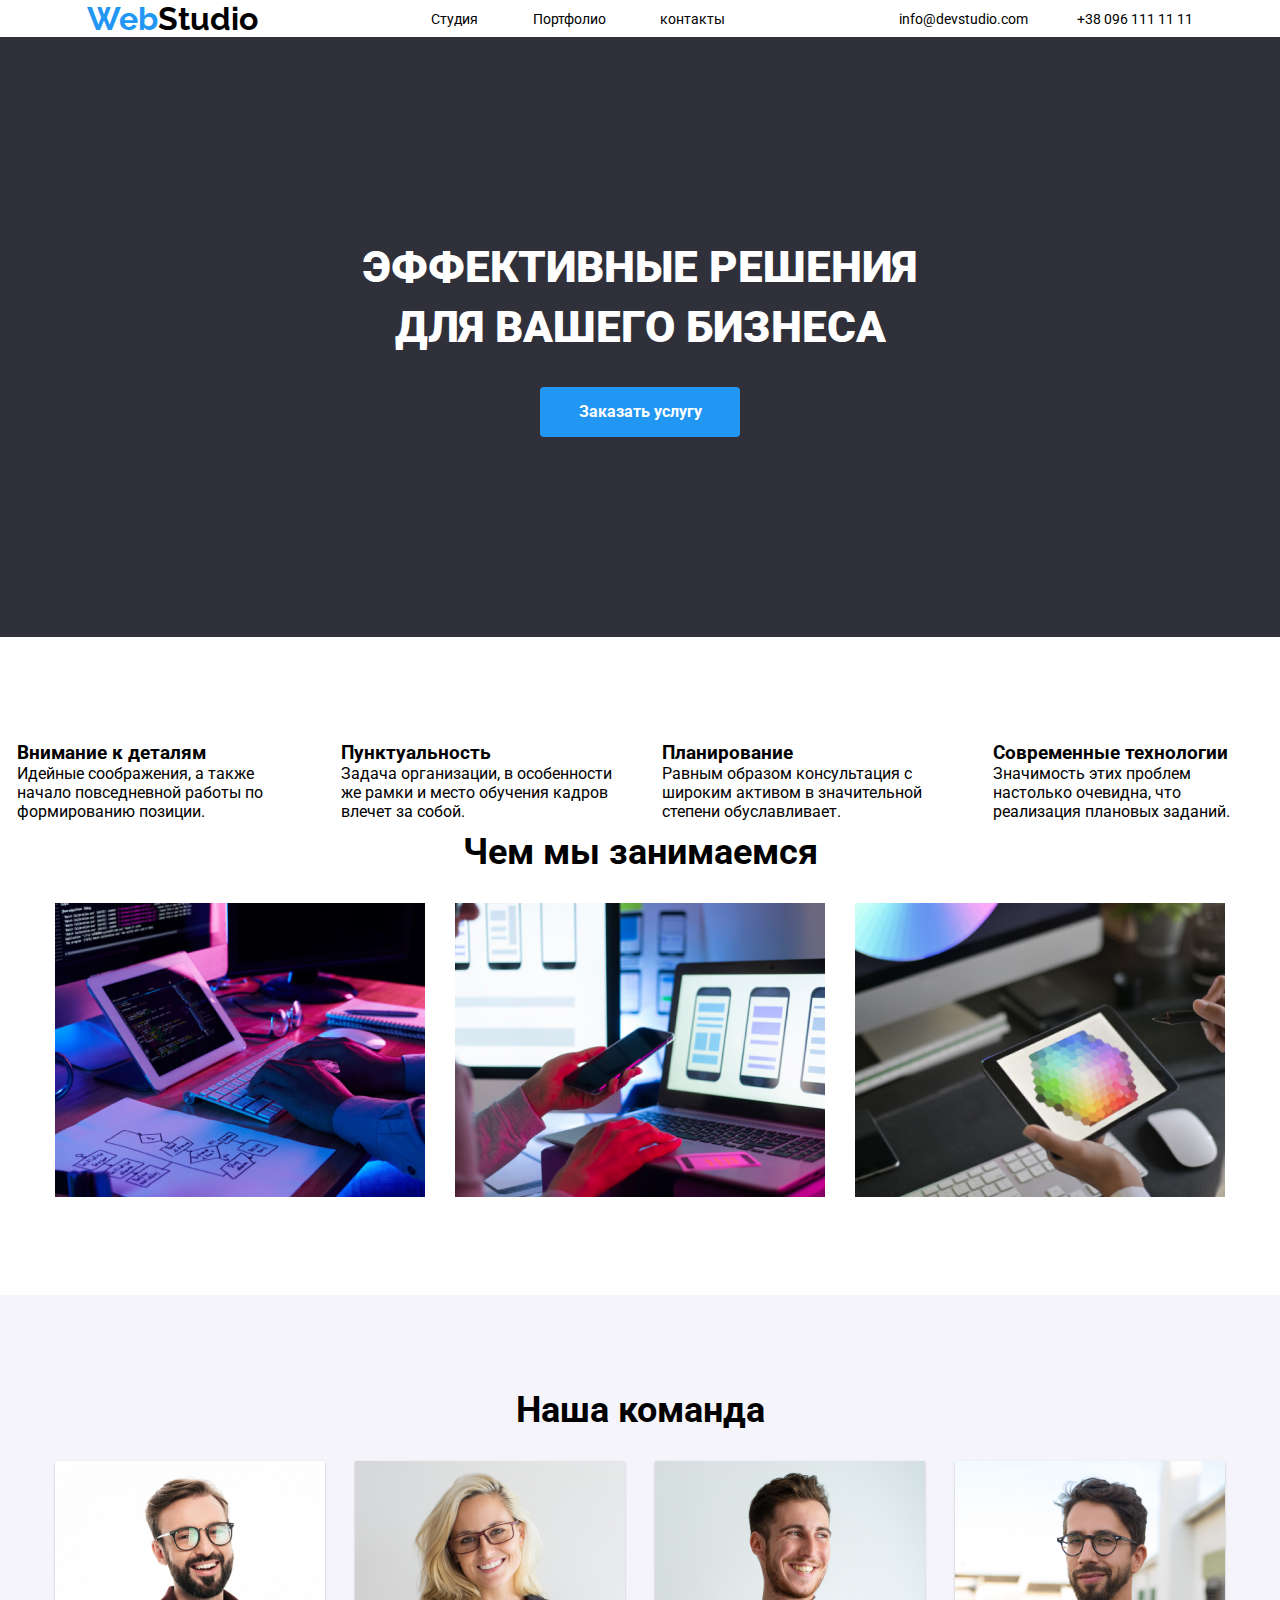
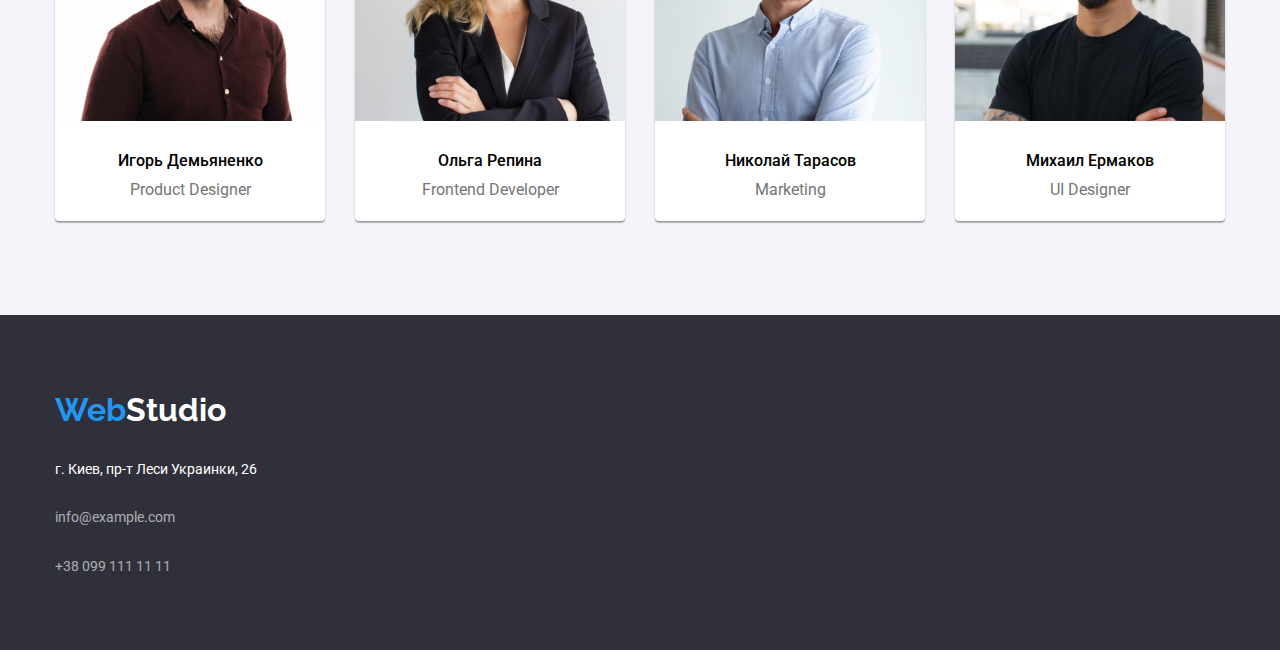
<file: index.html>
<!DOCTYPE html>
<html lang="en">

<head>
    <meta charset="UTF-8">
    <meta name="viewport" content="width=device-width, initial-scale=1.0">
    <title>Document</title>
    <link rel="stylesheet" href="./style.css">
    <link rel="preconnect" href="https://fonts.gstatic.com">
    <link
        href="https://fonts.googleapis.com/css2?family=Raleway:wght@700&family=Roboto:wght@400;500;700;900&display=swap"
        rel="stylesheet">

</head>

<body class="body">
    <header class="site-header">
        <h1 class="logo"><span>Web</span>Studio</h1>
        <nav class="site-nav">
            <ul class="site-list">
                <li class="nav-item"><a href="./index.html" class="nav-item-link">Студия</a></li>
                <li class="nav-item"><a href="./portfolio.html" class="nav-item-link">Портфолио</a></li>
                <li class="nav-item"><a href="#" class="nav-item-link">контакты</a></li>
            </ul>
        </nav>
        <ul class="header-cotacts">
            <li class="contacts-item"><a href="mailto:info@devstudio.com" class="contacts-link">info@devstudio.com</a>
            </li>
            <li class="contacts-item"><a href="tel:+38 096 111 11 11" class="contacts-link">+38 096 111 11 11</a></li>
        </ul>
    </header>
    <main>
        <section class="order">
            <h2 class="order-title">Эффективные решения для вашего бизнеса</h2>
            <button class="order-btn">Заказать услугу</button>
        </section>

        <section class="bonefists">
            <ul class="benefists-list">
                <li class="benefits-item">
                    <h3 class="benefists-item-title">Внимание к деталям</h3>
                    <p class="benefits-item-text">Идейные соображения, а также начало повседневной работы по
                        формированию позиции.</p>
                </li>
                <li class="benefits-item">
                    <h3 class="benefists-item-title">Пунктуальность</h3>
                    <p class="benefits-item-text">Задача организации, в особенности же рамки и место обучения кадров
                        влечет за собой.</p>
                </li>
                <li class="benefits-item">
                    <h3 class="benefists-item-title">Планирование</h3>
                    <p class="benefits-item-text">Равным образом консультация с широким активом в значительной степени
                        обуславливает.</p>
                </li>
                <li class="benefits-item">
                    <h3 class="benefists-item-title">Современные технологии</h3>
                    <p class="benefits-item-text">Значимость этих проблем настолько очевидна, что реализация плановых
                        заданий.</p>
                </li>
            </ul>
        </section>

        <section class="about">
            <h3 class="title">Чем мы занимаемся</h3>
            <ul class="about-list">
                <li><img src="./img/1img.jpg" width="370" height="294" alt="" class="about-img"></li>
                <li><img src="./img/2img.jpg" width="370" height="294" alt="" class="about-img"></li>
                <li><img src="./img/3img.jpg" width="370" height="294" alt="" class="about-img"></li>
            </ul>
        </section>

        <section class="team">
            <h3 class="title">Наша команда</h3>
            <ul class="team-list">
                <li class="team-member">
                    <img src="./img/4img.jpg" alt="" width="270" height="260" class="member-photo">
                    <h4 class="member-name">Игорь Демьяненко</h4>
                    <p class="member-position">Product Designer</p>
                </li>
                <li class="team-member">
                    <img src="./img/5img.jpg" alt="" width="270" height="260" class="member-photo">
                    <h4 class="member-name">Ольга Репина</h4>
                    <p class="member-position">Frontend Developer</p>
                </li>
                <li class="team-member">
                    <img src="./img/6img.jpg" alt="" width="270" height="260" class="member-photo">
                    <h4 class="member-name">Николай Тарасов</h4>
                    <p class="member-position">Marketing</p>
                </li>
                <li class="team-member">
                    <img src="./img/7img.jpg" alt="" width="270" height="260" class="member-photo">
                    <h4 class="member-name">Михаил Ермаков</h4>
                    <p class="member-position">UI Designer</p>
                </li>
            </ul>
        </section>
    </main>
    <footer>
        <div class="footer-contacs">
            <h1 class="logo"><span>Web</span>Studio</h1>
            <p class="adress">г. Киев, пр-т Леси Украинки, 26</p>
            <a href="mailto:">
                <p class="mail">info@example.com</p>
            </a>
            <a href="talto:">
                <p class="phone">+38 099 111 11 11</p>
            </a>

        </div>
    </footer>
</body>

</html>
</file>
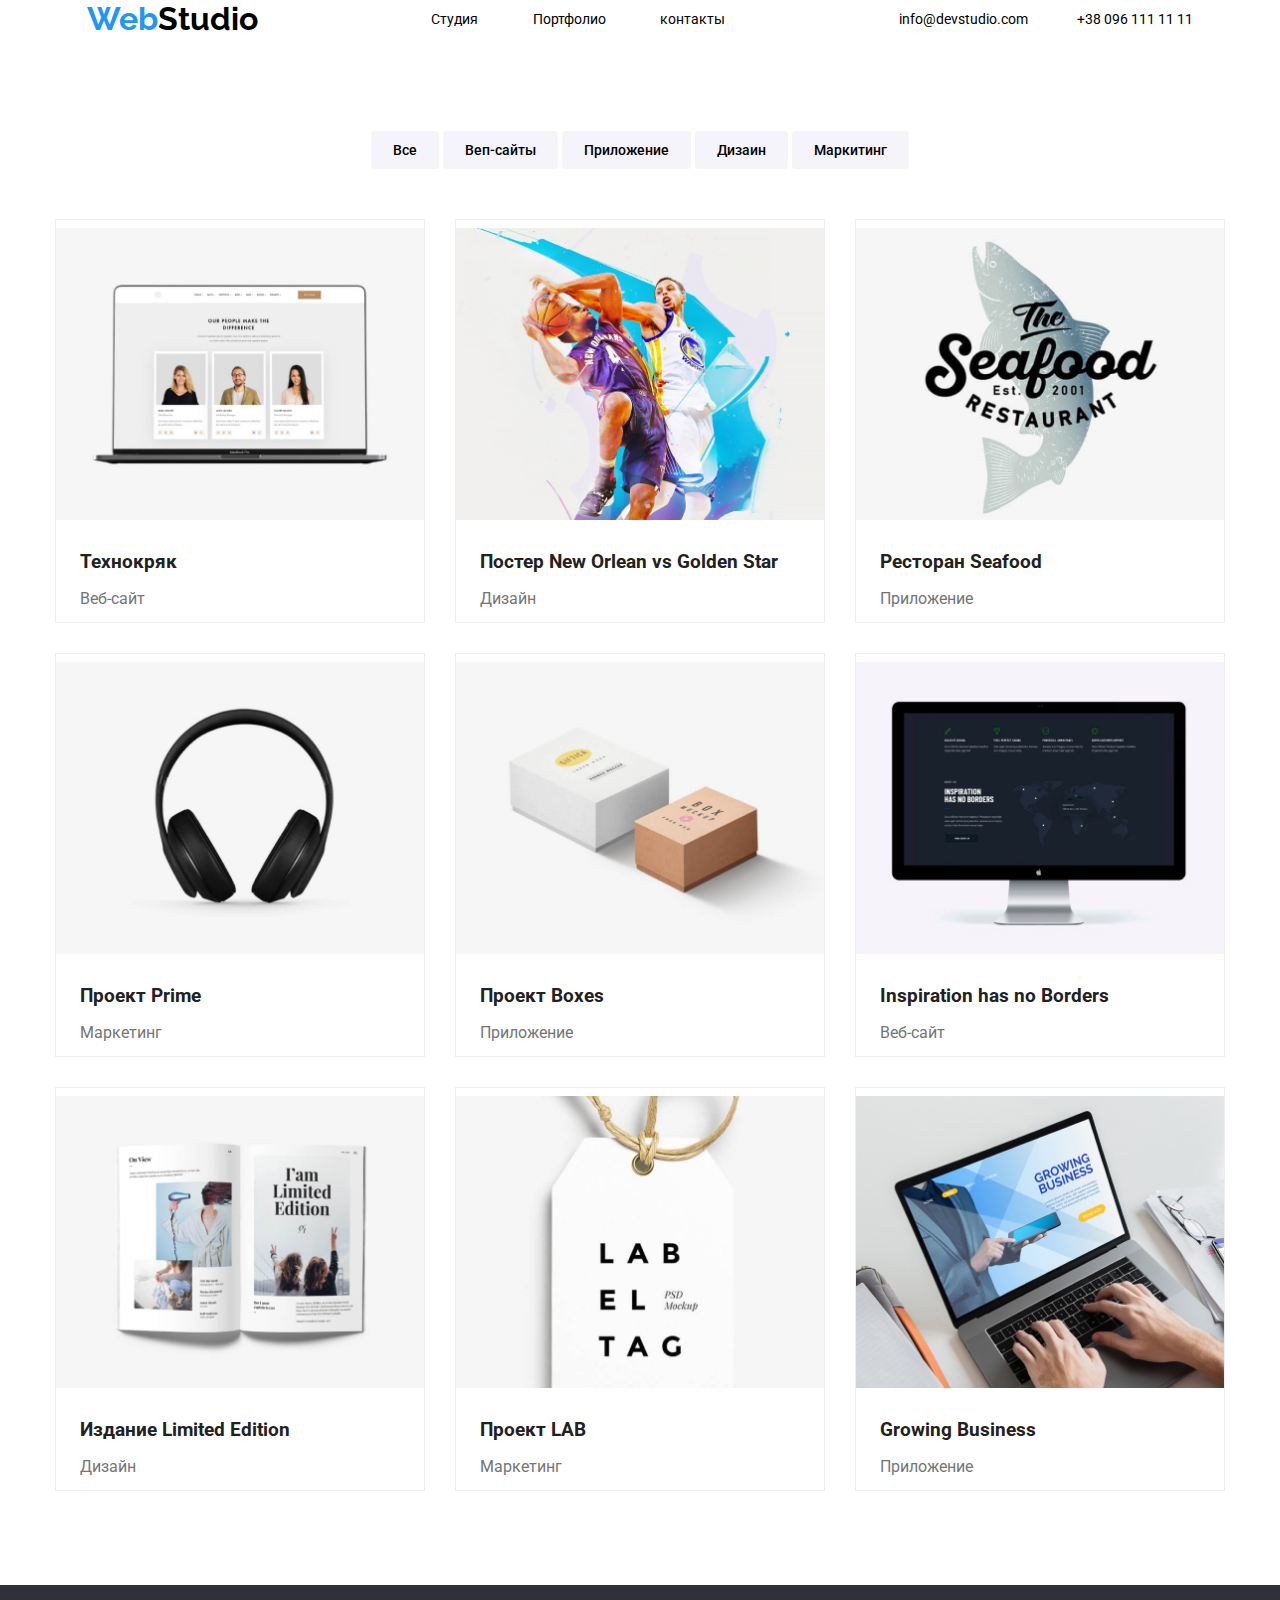
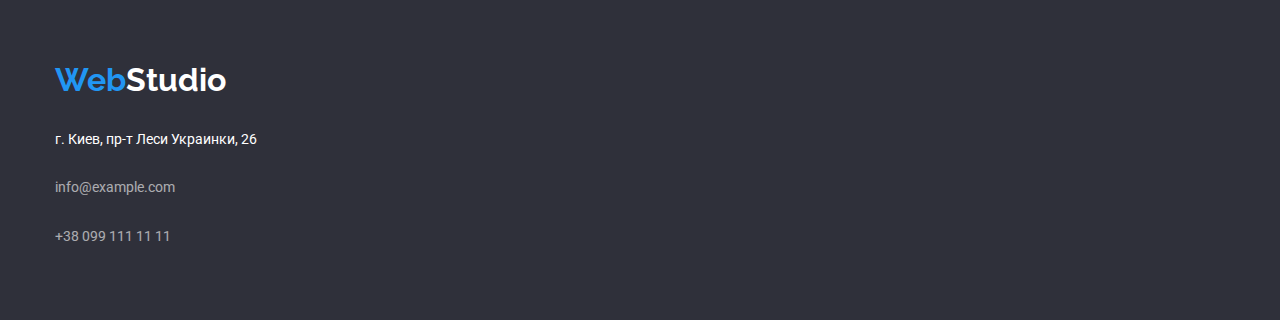
<file: portfolio.html>
<!DOCTYPE html>
<html lang="en">

<head>
    <meta charset="UTF-8">
    <meta name="viewport" content="width=device-width, initial-scale=1.0">
    <title>Document</title>
    <link rel="stylesheet" href="./style.css">
    <link rel="preconnect" href="https://fonts.gstatic.com">
    <link
        href="https://fonts.googleapis.com/css2?family=Raleway:wght@700&family=Roboto:wght@400;500;700;900&display=swap"
        rel="stylesheet">
</head>

<body>
    <header class="site-header header-2">
        <h1 class="logo"><span>Web</span>Studio</h1>
        <nav class="site-nav">
            <ul class="site-list">
                <li class="nav-item"><a href="./index.html" class="nav-item-link">Студия</a></li>
                <li class="nav-item"><a href="./portfolio.html" class="nav-item-link">Портфолио</a></li>
                <li class="nav-item"><a href="#" class="nav-item-link">контакты</a></li>
            </ul>
        </nav>
        <ul class="header-cotacts">
            <li class="contacts-item"><a href="mailto:info@devstudio.com" class="contacts-link">info@devstudio.com</a>
            </li>
            <li class="contacts-item"><a href="tel:+38 096 111 11 11" class="contacts-link">+38 096 111 11 11</a></li>
        </ul>
    </header>

    <main class="main-portfolio">
        <section class="products">
            <ul class="filter-list">
                <li class="fiter-list-ilem"><a href="" class="filter-link">Все</a></li>
                <li class="fiter-list-ilem"><a href="" class="filter-link">Веп-сайты</a></li>
                <li class="fiter-list-ilem"><a href="" class="filter-link">Приложение</a></li>
                <li class="fiter-list-ilem"><a href="" class="filter-link">Дизаин</a></li>
                <li class="fiter-list-ilem"><a href="" class="filter-link">Маркитинг</a></li>
            </ul>
            <ul class="products-list">
                <li class="products-list-item">
                    <img src="./img/8img.jpg" alt="" class="product-img">
                    <h3 class="product-name">Технокряк</h3>
                    <p class="product-description">Веб-сайт</p>
                </li>
                <li class="products-list-item">
                    <img src="./img/9img.jpg" alt="" class="product-img">
                    <h3 class="product-name">Постер New Orlean vs Golden Star</h3>
                    <p class="product-description">Дизайн</p>
                </li>
                <li class="products-list-item">
                    <img src="./img/10img.jpg" alt="" class="product-img">
                    <h3 class="product-name">Ресторан Seafood</h3>
                    <p class="product-description">Приложение</p>
                </li>
                <li class="products-list-item">
                    <img src="./img/11img.jpg" alt="" class="product-img">
                    <h3 class="product-name">Проект Prime</h3>
                    <p class="product-description">Маркетинг</p>
                </li>
                <li class="products-list-item">
                    <img src="./img/12img.jpg" alt="" class="product-img">
                    <h3 class="product-name">Проект Boxes</h3>
                    <p class="product-description">Приложение</p>
                </li>
                <li class="products-list-item">
                    <img src="./img/13img.jpg" alt="" class="product-img">
                    <h3 class="product-name">Inspiration has no Borders</h3>
                    <p class="product-description">Веб-сайт</p>
                </li>
                <li class="products-list-item">
                    <img src="./img/14img.jpg" alt="" class="product-img">
                    <h3 class="product-name">Издание Limited Edition</h3>
                    <p class="product-description">Дизайн</p>
                </li>
                <li class="products-list-item">
                    <img src="./img/15img.jpg" alt="" class="product-img">
                    <h3 class="product-name">Проект LAB</h3>
                    <p class="product-description">Маркетинг</p>
                </li>
                <li class="products-list-item">
                    <img src="./img/16img.jpg" alt="" class="product-img">
                    <h3 class="product-name">Growing Business</h3>
                    <p class="product-description">Приложение</p>
                </li>
            </ul>

        </section>

    </main>

    <footer>
        <div class="footer-contacs">
            <h1 class="logo"><span>Web</span>Studio</h1>
            <p class="adress">г. Киев, пр-т Леси Украинки, 26</p>
            <a href="mailto:">
                <p class="mail">info@example.com</p>
            </a>
            <a href="talto:">
                <p class="phone">+38 099 111 11 11</p>
            </a>

        </div>
    </footer>
</body>

</html>
</file>
<file: style.css>
* {
  margin: 0;
  padding: 0;
  box-sizing: border-box;
}

ul {
  list-style: none;
}

a {
  color: inherit;
  text-decoration: none;
}

body {
  min-height: 100vh;
}

.site-header {
  width: 100%;

  display: flex;
  justify-content: space-around;
  align-items: center;
}

.site-list,
.header-cotacts {
  display: flex;
  justify-content: space-between;
  font-family: "Roboto", sans-serif;
  font-size: 14px;
}

.site-list {
  width: 294px;
}

.header-cotacts {
  width: 294px;
}

.logo {
  font-family: "Raleway", sans-serif;
}

.logo > span {
  color: #2196f3;
}
.nav-item:hover {
  color: #2196f3;
  transition: 1.5s;
  font-size: 16px;
}

.benefits-item {
  padding: 17px;
}
/* _______________________________MAIN */
/* ____________ORDER_SECTION */

.order {
  width: 100%;
  height: 600px;
  background-color: #2f303a;

  display: flex;
  flex-direction: column;
  align-items: center;
  justify-content: center;

  margin-bottom: 94px;
}

.order-title {
  width: 650px;
  font-family: "Roboto", sans-serif;
  font-weight: 900;
  text-transform: uppercase;
  font-size: 44px;
  line-height: 60px;
  color: white;
  text-align: center;

  margin-bottom: 30px;
}

.order-btn {
  width: 200px;
  height: 50px;
  background: #2196f3;
  color: white;
  font-family: "Roboto", sans-serif;
  font-weight: 700;
  font-size: 16px;
  line-height: 30px;
  border: none;
  border-radius: 4px;
}

/* ______________BENEFISTS */

.benefists {
  width: 1170px;
  margin: 0 auto;
  margin-bottom: 94px;
}

.benefists-list {
  height: 100px;
  width: 100%;
  display: flex;
  justify-content: space-between;
  align-items: center;
  font-family: "Roboto", sans-serif;
}

.benefists-item > h3 {
  font-style: 14px;
  line-height: 16px;
  font-weight: 700;
  color: #212121;
}

.benefists-item > p {
  font-weight: 400;
  font-style: 14px;
  line-height: 24px;
  color: #757575;
}

/* __________________ABOUT__________________ */

.about {
  width: 1170px;
  margin: 0 auto;
  margin-bottom: 94px;
}

.title {
  margin: 0 auto;
  width: 376px;
  text-align: center;
  margin-bottom: 30px;
  font-size: 36px;
  line-height: 42px;
  font-family: "Roboto", sans-serif;
  font-weight: 700;
}

.about-list {
  width: 100%;
  display: flex;
  justify-content: space-between;
}

/* _________TEAM______________ */

.team {
  width: 100%;
  background-color: #f5f4fa;
  padding-top: 94px;
  padding-bottom: 94px;
}

.team-list {
  width: 1170px;
  margin: 0 auto;
  display: flex;
  flex-wrap: wrap;
  justify-content: space-between;
}

.team-member {
  width: 270px;
  height: 360px;
  background-color: white;
  box-shadow: 0px 1px 3px rgba(0, 0, 0, 0.12), 0px 1px 1px rgba(0, 0, 0, 0.14),
    0px 2px 1px rgba(0, 0, 0, 0.2);
  border-radius: 0px 0px 4px 4px;
  font-family: "Roboto", sans-serif;
  text-align: center;
  font-size: 16px;
  line-height: 19px;
}

.member-photo {
  display: block;
  margin-bottom: 30px;
}

.member-name {
  margin-bottom: 10px;

  font-weight: 500;
}

.member-position {
  font-weight: 400;
  color: #757575;
}

/* ___________FOOTER */
footer {
  background-color: #2f303a;
  padding: 60px 0;
}

.footer-contacs {
  width: 1170px;
  height: 215px;
  margin: 0 auto;
  color: white;

  display: flex;
  flex-direction: column;
  justify-content: space-around;
}

.adress,
.mail,
.phone {
  font-size: 14px;
  font-weight: 400;
  font-family: "Roboto", sans-serif;
}

.mail,
.phone {
  opacity: 0.6;
}

.contacts-item:hover {
  color: #2196f3;
  transition: 1.5s;
}

/* ________________________Main Seceend page */

.header-2 {
  margin-bottom: 94px;
}

.filter-list {
  margin: 0 auto;
  width: 538px;
  display: flex;
  justify-content: space-between;
  font-family: "Roboto", sans-serif;
  font-weight: 500;
  margin-bottom: 50px;
}

.fiter-list-ilem {
  background-color: #f5f4fa;
  height: 38px;
  line-height: 38px;
  border-radius: 4px;
  font-size: 14px;
  padding: 0 22px;
}

.fiter-list-ilem:hover {
  color: white;
  background-color: #2196f3;
  box-shadow: 0px 3px 1px rgba(0, 0, 0, 0.1), 0px 1px 2px rgba(0, 0, 0, 0.08),
    0px 2px 2px rgba(0, 0, 0, 0.12);
}

.products-list {
  margin: 0 auto;
  width: 1170px;
  display: flex;
  flex-wrap: wrap;
  justify-content: space-between;
  font-family: "Roboto", sans-serif;
  margin-bottom: 64px;
}

.products-list-item {
  width: 370px;
  height: 404px;
  border: 1px solid #eeeeee;
  display: flex;
  flex-direction: column;
  justify-content: center;
  margin-bottom: 30px;
}

.product-img {
  margin-bottom: 24px;
}

.product-name {
  font-weight: 700;
  font-style: 18px;
  color: #212121;
  padding-left: 24px;
  margin-bottom: 4px;
  line-height: 36px;
}

.product-description {
  font-weight: 400;
  font-style: 16px;
  color: #757575;
  padding-left: 24px;
  line-height: 30px;
}
</file>
